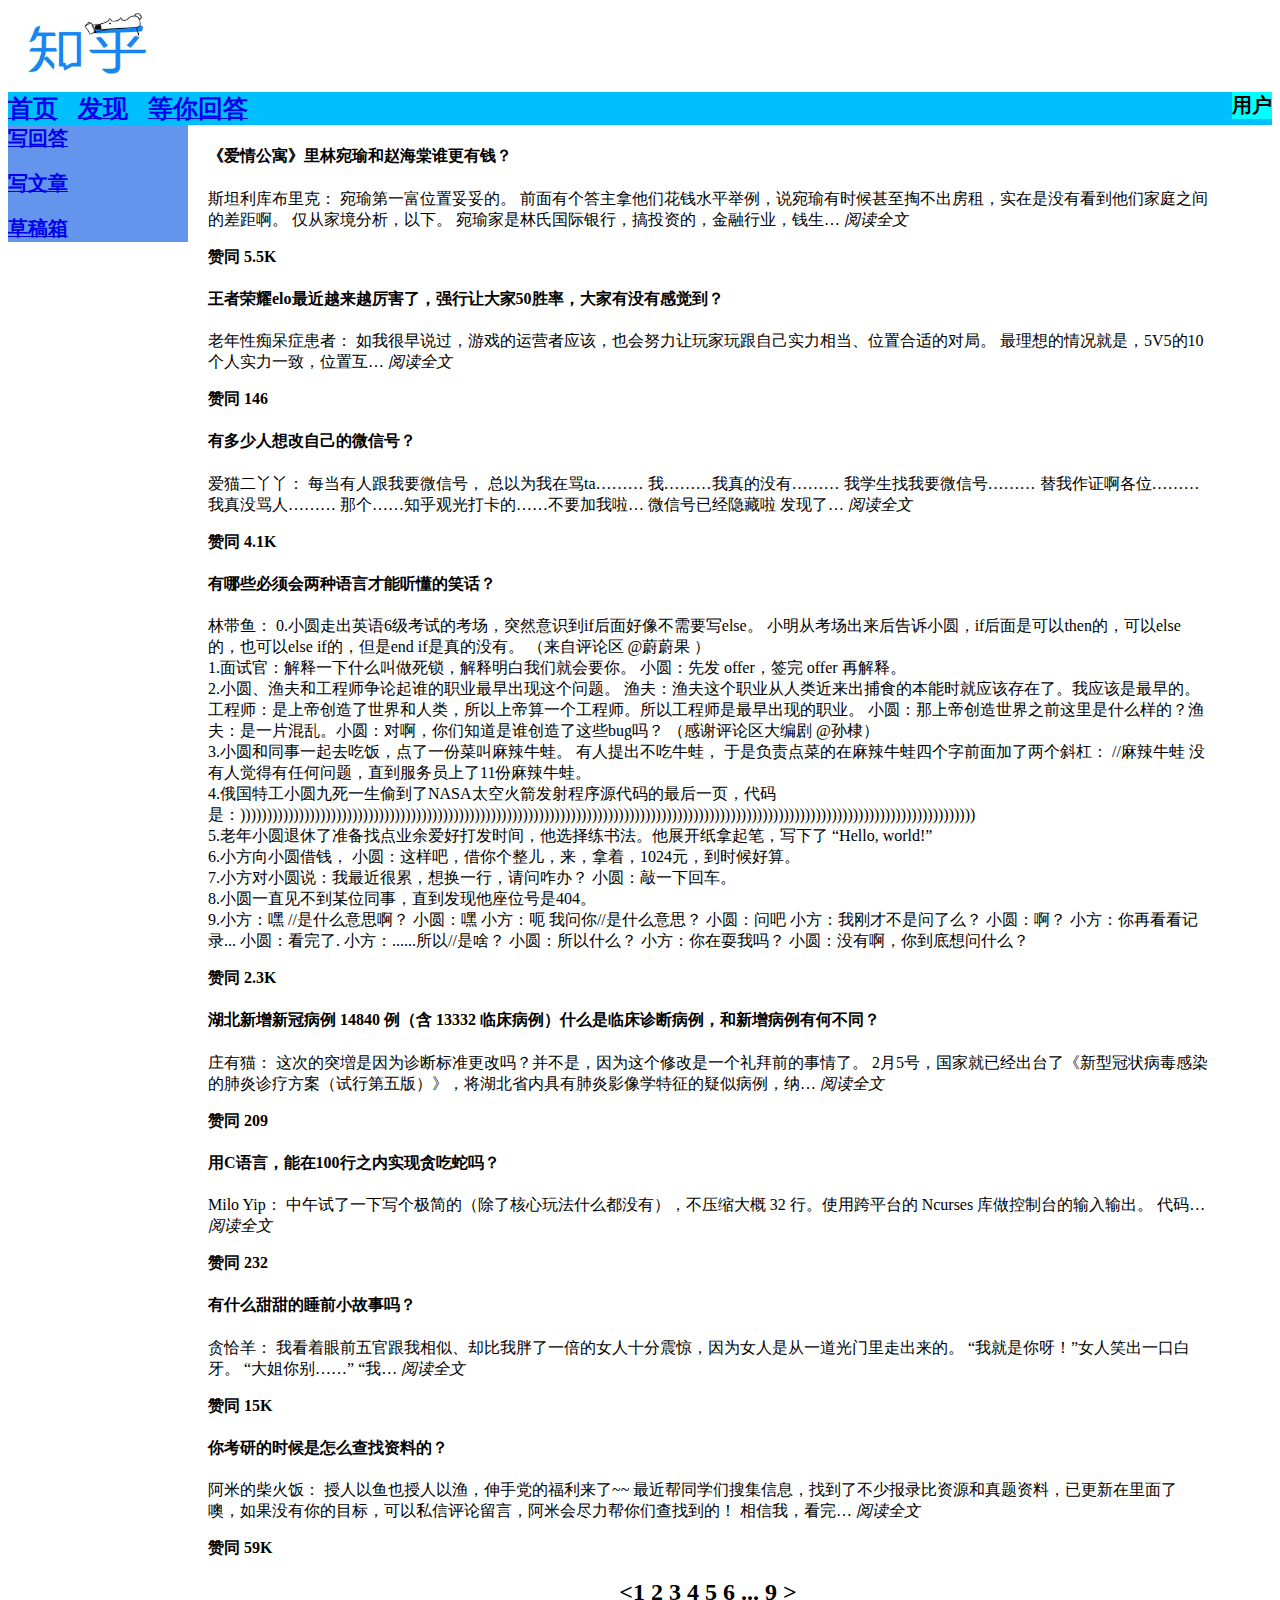
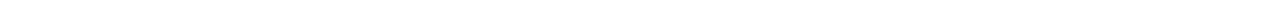
<file: lab1/index.html>
<!DOCTYPE html>
<html lang="en">
<head>
    <meta charset="UTF-8">
    <title>知乎</title>
</head>

<body>
<header>
    <a href="https://www.zhihu.com/">
        <img src="images/zhihu_logo.jpeg" width="150" height="80">
    </a>
</header>
   <div style="float: bottom ;background-color: deepskyblue" >
            <a href="https://www.zhihu.com"><b style="font-size: 25px">首页</b></a>
           &nbsp&nbsp&nbsp
            <a href="https://www.zhihu.com"><b style="font-size: 25px">发现</b></a>
           &nbsp&nbsp&nbsp
           <a href="https://www.zhihu.com"><b style="font-size: 25px">等你回答</b></a>
           &nbsp&nbsp&nbsp&nbsp&nbsp&nbsp&nbsp&nbsp&nbsp&nbsp&nbsp&nbsp&nbsp&nbsp&nbsp&nbsp&nbsp&nbsp&nbsp&nbsp&nbsp&nbsp&nbsp&nbsp&nbsp&nbsp&nbsp&nbsp&nbsp&nbsp&nbsp&nbsp&nbsp&nbsp&nbsp&nbsp&nbsp&nbsp&nbsp&nbsp&nbsp&nbsp&nbsp&nbsp&nbsp&nbsp&nbsp&nbsp&nbsp&nbsp&nbsp&nbsp&nbsp&nbsp&nbsp&nbsp&nbsp&nbsp&nbsp&nbsp&nbsp&nbsp&nbsp&nbsp&nbsp&nbsp&nbsp&nbsp
           <strong style="font-size:20px ; float:right ;background-color: aqua">用户</strong>
       </div>
<div style="width: 1200px">
   <aside style="float: left ; width:180px ;background-color: cornflowerblue">
       <a href="https://www.zhihu.com/creator/featured-question/knowledge-plan"><b style="font-size:20px">写回答</b></a><br><br>
       <a href="https://www.zhihu.com/write"><b style="font-size:20px">写文章</b></a><br><br>
       <a href="https://www.zhihu.com/draft?type=answer"><b style="font-size:20px">草稿箱</b></a>
   </aside>
<article  style="float: right;width: 1000px">
    <h4>《爱情公寓》里林宛瑜和赵海棠谁更有钱？</h4>
    <p>斯坦利库布里克： 宛瑜第一富位置妥妥的。 前面有个答主拿他们花钱水平举例，说宛瑜有时候甚至掏不出房租，实在是没有看到他们家庭之间的差距啊。 仅从家境分析，以下。 宛瑜家是林氏国际银行，搞投资的，金融行业，钱生…
        <em>阅读全文</em></p>​
    <strong>​赞同 5.5K</strong>

    <h4>王者荣耀elo最近越来越厉害了，强行让大家50胜率，大家有没有感觉到？</h4>
    <p>老年性痴呆症患者： 如我很早说过，游戏的运营者应该，也会努力让玩家玩跟自己实力相当、位置合适的对局。 最理想的情况就是，5V5的10个人实力一致，位置互…
        <em>阅读全文</em></p>​
    ​<strong>赞同 146</strong>​
    ​
    <h4>有多少人想改自己的微信号？</h4>
    <p>爱猫二丫丫： 每当有人跟我要微信号， 总以为我在骂ta……… 我………我真的没有……… 我学生找我要微信号……… 替我作证啊各位………我真没骂人……… 那个……知乎观光打卡的……不要加我啦… 微信号已经隐藏啦 发现了…
        <em>阅读全文</em></p>​
    ​<strong>赞同 4.1K​</strong>

    <h4>有哪些必须会两种语言才能听懂的笑话？</h4>
    <p>林带鱼：
    0.小圆走出英语6级考试的考场，突然意识到if后面好像不需要写else。
    小明从考场出来后告诉小圆，if后面是可以then的，可以else的，也可以else if的，但是end if是真的没有。
    （来自评论区 @蔚蔚果 ）<br>
    1.面试官：解释一下什么叫做死锁，解释明白我们就会要你。
    小圆：先发 offer，签完 offer 再解释。<br>
    2.小圆、渔夫和工程师争论起谁的职业最早出现这个问题。
    渔夫：渔夫这个职业从人类近来出捕食的本能时就应该存在了。我应该是最早的。
    工程师：是上帝创造了世界和人类，所以上帝算一个工程师。所以工程师是最早出现的职业。
    小圆：那上帝创造世界之前这里是什么样的？渔夫：是一片混乱。小圆：对啊，你们知道是谁创造了这些bug吗？
    （感谢评论区大编剧 @孙棣）<br>
    3.小圆和同事一起去吃饭，点了一份菜叫麻辣牛蛙。
    有人提出不吃牛蛙，
    于是负责点菜的在麻辣牛蛙四个字前面加了两个斜杠：
    //麻辣牛蛙
    没有人觉得有任何问题，直到服务员上了11份麻辣牛蛙。<br>
    4.俄国特工小圆九死一生偷到了NASA太空火箭发射程序源代码的最后一页，代码是：))))))))))))))))))))))))))))))))))))))))))))))))))))))))))))))))))))))))))))))))))))))))))))))))))))))))))))))))))))))))))))))))))))))))))<br>
    5.老年小圆退休了准备找点业余爱好打发时间，他选择练书法。他展开纸拿起笔，写下了
    “Hello, world!”<br>
    6.小方向小圆借钱，
    小圆：这样吧，借你个整儿，来，拿着，1024元，到时候好算。<br>
    7.小方对小圆说：我最近很累，想换一行，请问咋办？
    小圆：敲一下回车。<br>
    8.小圆一直见不到某位同事，直到发现他座位号是404。<br>
    9.小方：嘿 //是什么意思啊？
    小圆：嘿
    小方：呃 我问你//是什么意思？
    小圆：问吧
    小方：我刚才不是问了么？
    小圆：啊？
    小方：你再看看记录...
    小圆：看完了.
    小方：......所以//是啥？
    小圆：所以什么？
    小方：你在耍我吗？
    小圆：没有啊，你到底想问什么？<br>
    </p>
        ​<strong>赞同 2.3K</strong>​
        <h4>湖北新增新冠病例 14840 例（含 13332 临床病例）什么是临床诊断病例，和新增病例有何不同？</h4>
    <p>庄有猫： 这次的突増是因为诊断标准更改吗？并不是，因为这个修改是一个礼拜前的事情了。 2月5号，国家就已经出台了《新型冠状病毒感染的肺炎诊疗方案（试行第五版）》，将湖北省内具有肺炎影像学特征的疑似病例，纳…
        <em>阅读全文</em></p>​
        ​<strong>赞同 209​</strong>


    <h4>用C语言，能在100行之内实现贪吃蛇吗？</h4>
    <p>Milo Yip： 中午试了一下写个极简的（除了核心玩法什么都没有），不压缩大概 32 行。使用跨平台的 Ncurses 库做控制台的输入输出。 代码…
        <em>阅读全文</em></p>​
        ​<strong>赞同 232</strong>

        <h4>有什么甜甜的睡前小故事吗？</h4>
    <p>贪恰羊： 我看着眼前五官跟我相似、却比我胖了一倍的女人十分震惊，因为女人是从一道光门里走出来的。 “我就是你呀！”女人笑出一口白牙。 “大姐你别……” “我…
        <em>阅读全文</em></p>​
        <strong>​赞同 15K</strong>

        <h4>你考研的时候是怎么查找资料的？</h4>
    <p>阿米的柴火饭： 授人以鱼也授人以渔，伸手党的福利来了~~ 最近帮同学们搜集信息，找到了不少报录比资源和真题资料，已更新在里面了噢，如果没有你的目标，可以私信评论留言，阿米会尽力帮你们查找到的！ 相信我，看完…
        <em>阅读全文​</em></p>
        ​<strong>赞同 59K</strong>
    <footer><h2 style="text-align: center"><1 2 3 4 5 6 ... 9 ></h2></footer>
</article>
</div></body>
</html>
</file>
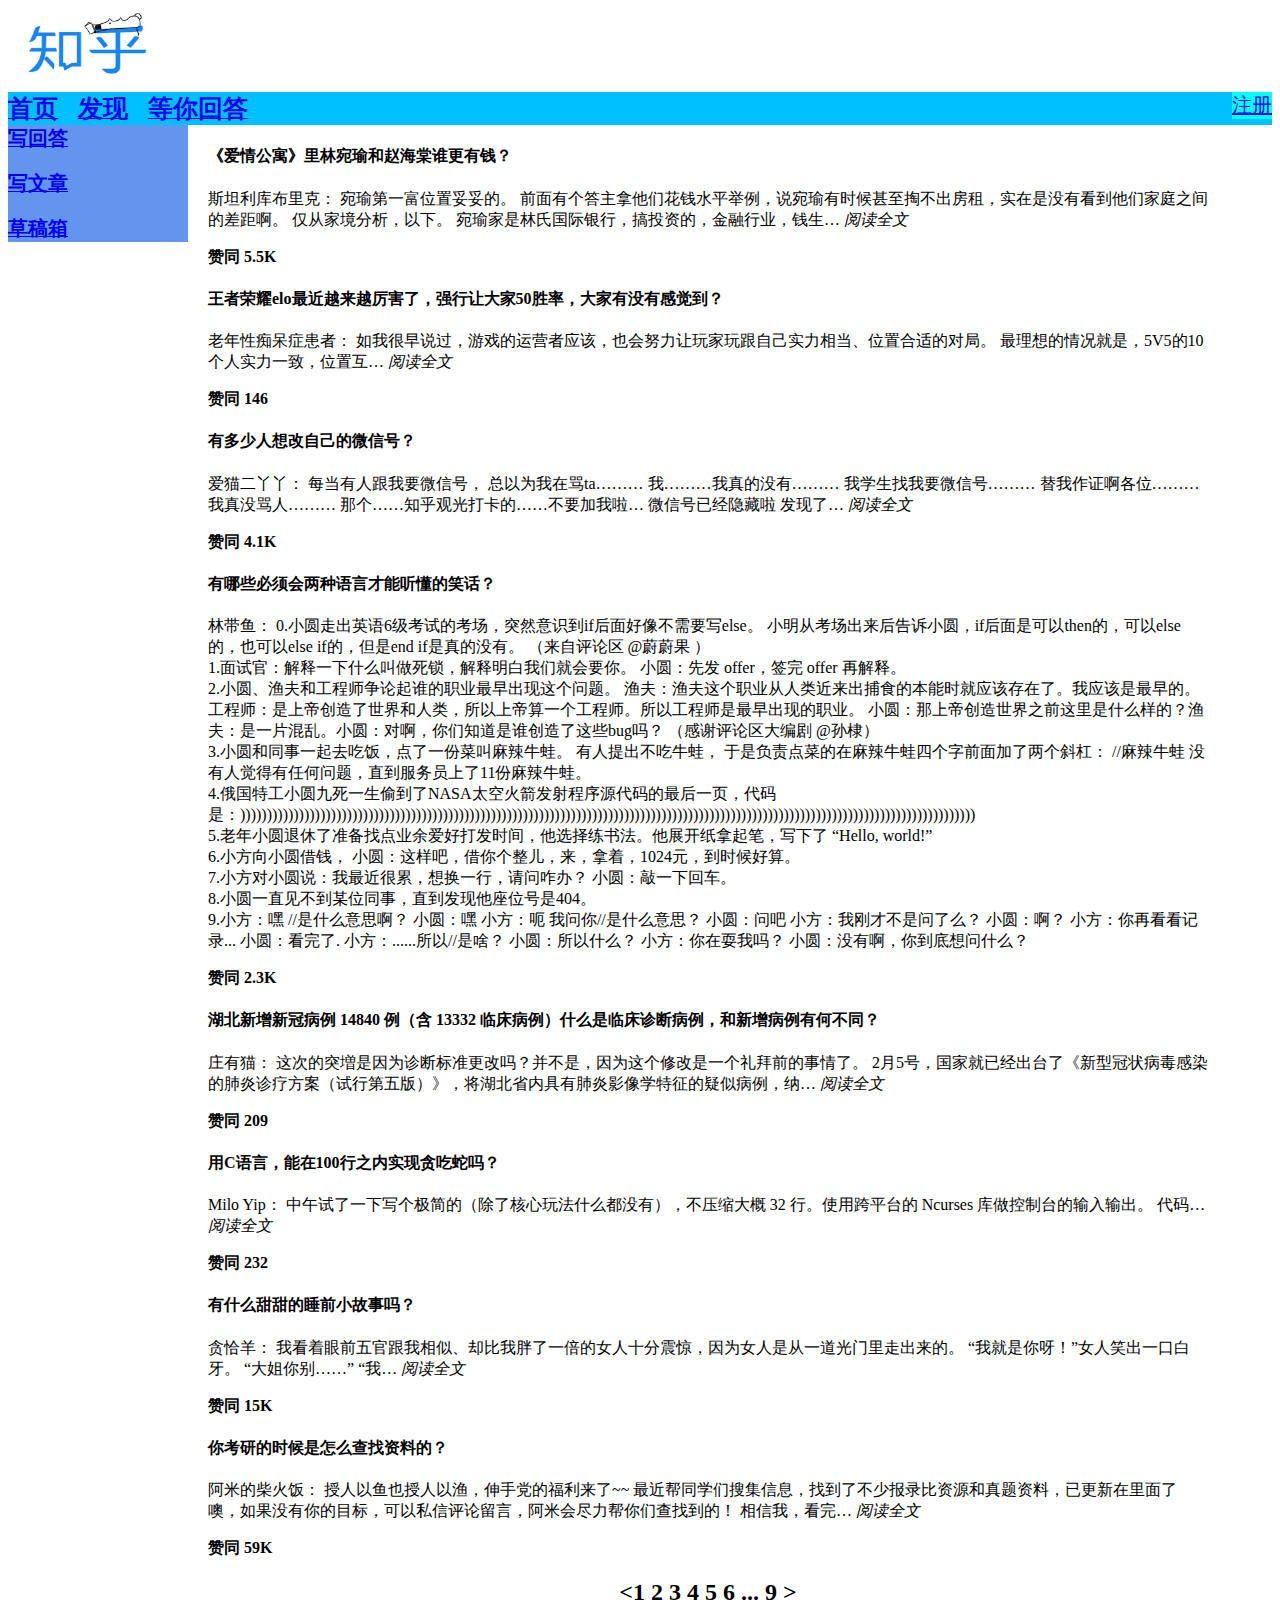
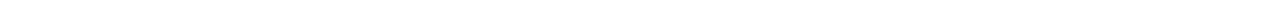
<file: lab2/index.html>
<!DOCTYPE html>
<html lang="en">
<head>
    <meta charset="UTF-8">
    <title>知乎</title>
</head>

<body>
<header>
    <a href="https://www.zhihu.com/">
        <img src="images/zhihu_logo.jpeg" width="150" height="80">
    </a>
</header>
   <div style="float: bottom ;background-color: deepskyblue" >
            <a href="https://www.zhihu.com"><b style="font-size: 25px">首页</b></a>
           &nbsp&nbsp&nbsp
            <a href="https://www.zhihu.com"><b style="font-size: 25px">发现</b></a>
           &nbsp&nbsp&nbsp
           <a href="https://www.zhihu.com"><b style="font-size: 25px">等你回答</b></a>
           &nbsp&nbsp&nbsp&nbsp&nbsp&nbsp&nbsp&nbsp&nbsp&nbsp&nbsp&nbsp&nbsp&nbsp&nbsp&nbsp&nbsp&nbsp&nbsp&nbsp&nbsp&nbsp&nbsp&nbsp&nbsp&nbsp&nbsp&nbsp&nbsp&nbsp&nbsp&nbsp&nbsp&nbsp&nbsp&nbsp&nbsp&nbsp&nbsp&nbsp&nbsp&nbsp&nbsp&nbsp&nbsp&nbsp&nbsp&nbsp&nbsp&nbsp&nbsp&nbsp&nbsp&nbsp&nbsp&nbsp&nbsp&nbsp&nbsp&nbsp&nbsp&nbsp&nbsp&nbsp&nbsp&nbsp&nbsp&nbsp
           <a href="Register.html" style="font-size:20px ; float:right ;background-color: aqua">注册</a>
       </div>
<div style="width: 1200px">
   <aside style="float: left ; width:180px ;background-color: cornflowerblue">
       <a href="https://www.zhihu.com/creator/featured-question/knowledge-plan"><b style="font-size:20px">写回答</b></a><br><br>
       <a href="https://www.zhihu.com/write"><b style="font-size:20px">写文章</b></a><br><br>
       <a href="https://www.zhihu.com/draft?type=answer"><b style="font-size:20px">草稿箱</b></a>
   </aside>
<article  style="float: right;width: 1000px">
    <h4>《爱情公寓》里林宛瑜和赵海棠谁更有钱？</h4>
    <p>斯坦利库布里克： 宛瑜第一富位置妥妥的。 前面有个答主拿他们花钱水平举例，说宛瑜有时候甚至掏不出房租，实在是没有看到他们家庭之间的差距啊。 仅从家境分析，以下。 宛瑜家是林氏国际银行，搞投资的，金融行业，钱生…
        <em>阅读全文</em></p>​
    <strong>​赞同 5.5K</strong>

    <h4>王者荣耀elo最近越来越厉害了，强行让大家50胜率，大家有没有感觉到？</h4>
    <p>老年性痴呆症患者： 如我很早说过，游戏的运营者应该，也会努力让玩家玩跟自己实力相当、位置合适的对局。 最理想的情况就是，5V5的10个人实力一致，位置互…
        <em>阅读全文</em></p>​
    ​<strong>赞同 146</strong>​
    ​
    <h4>有多少人想改自己的微信号？</h4>
    <p>爱猫二丫丫： 每当有人跟我要微信号， 总以为我在骂ta……… 我………我真的没有……… 我学生找我要微信号……… 替我作证啊各位………我真没骂人……… 那个……知乎观光打卡的……不要加我啦… 微信号已经隐藏啦 发现了…
        <em>阅读全文</em></p>​
    ​<strong>赞同 4.1K​</strong>

    <h4>有哪些必须会两种语言才能听懂的笑话？</h4>
    <p>林带鱼：
    0.小圆走出英语6级考试的考场，突然意识到if后面好像不需要写else。
    小明从考场出来后告诉小圆，if后面是可以then的，可以else的，也可以else if的，但是end if是真的没有。
    （来自评论区 @蔚蔚果 ）<br>
    1.面试官：解释一下什么叫做死锁，解释明白我们就会要你。
    小圆：先发 offer，签完 offer 再解释。<br>
    2.小圆、渔夫和工程师争论起谁的职业最早出现这个问题。
    渔夫：渔夫这个职业从人类近来出捕食的本能时就应该存在了。我应该是最早的。
    工程师：是上帝创造了世界和人类，所以上帝算一个工程师。所以工程师是最早出现的职业。
    小圆：那上帝创造世界之前这里是什么样的？渔夫：是一片混乱。小圆：对啊，你们知道是谁创造了这些bug吗？
    （感谢评论区大编剧 @孙棣）<br>
    3.小圆和同事一起去吃饭，点了一份菜叫麻辣牛蛙。
    有人提出不吃牛蛙，
    于是负责点菜的在麻辣牛蛙四个字前面加了两个斜杠：
    //麻辣牛蛙
    没有人觉得有任何问题，直到服务员上了11份麻辣牛蛙。<br>
    4.俄国特工小圆九死一生偷到了NASA太空火箭发射程序源代码的最后一页，代码是：))))))))))))))))))))))))))))))))))))))))))))))))))))))))))))))))))))))))))))))))))))))))))))))))))))))))))))))))))))))))))))))))))))))))))<br>
    5.老年小圆退休了准备找点业余爱好打发时间，他选择练书法。他展开纸拿起笔，写下了
    “Hello, world!”<br>
    6.小方向小圆借钱，
    小圆：这样吧，借你个整儿，来，拿着，1024元，到时候好算。<br>
    7.小方对小圆说：我最近很累，想换一行，请问咋办？
    小圆：敲一下回车。<br>
    8.小圆一直见不到某位同事，直到发现他座位号是404。<br>
    9.小方：嘿 //是什么意思啊？
    小圆：嘿
    小方：呃 我问你//是什么意思？
    小圆：问吧
    小方：我刚才不是问了么？
    小圆：啊？
    小方：你再看看记录...
    小圆：看完了.
    小方：......所以//是啥？
    小圆：所以什么？
    小方：你在耍我吗？
    小圆：没有啊，你到底想问什么？<br>
    </p>
        ​<strong>赞同 2.3K</strong>​
        <h4>湖北新增新冠病例 14840 例（含 13332 临床病例）什么是临床诊断病例，和新增病例有何不同？</h4>
    <p>庄有猫： 这次的突増是因为诊断标准更改吗？并不是，因为这个修改是一个礼拜前的事情了。 2月5号，国家就已经出台了《新型冠状病毒感染的肺炎诊疗方案（试行第五版）》，将湖北省内具有肺炎影像学特征的疑似病例，纳…
        <em>阅读全文</em></p>​
        ​<strong>赞同 209​</strong>


    <h4>用C语言，能在100行之内实现贪吃蛇吗？</h4>
    <p>Milo Yip： 中午试了一下写个极简的（除了核心玩法什么都没有），不压缩大概 32 行。使用跨平台的 Ncurses 库做控制台的输入输出。 代码…
        <em>阅读全文</em></p>​
        ​<strong>赞同 232</strong>

        <h4>有什么甜甜的睡前小故事吗？</h4>
    <p>贪恰羊： 我看着眼前五官跟我相似、却比我胖了一倍的女人十分震惊，因为女人是从一道光门里走出来的。 “我就是你呀！”女人笑出一口白牙。 “大姐你别……” “我…
        <em>阅读全文</em></p>​
        <strong>​赞同 15K</strong>

        <h4>你考研的时候是怎么查找资料的？</h4>
    <p>阿米的柴火饭： 授人以鱼也授人以渔，伸手党的福利来了~~ 最近帮同学们搜集信息，找到了不少报录比资源和真题资料，已更新在里面了噢，如果没有你的目标，可以私信评论留言，阿米会尽力帮你们查找到的！ 相信我，看完…
        <em>阅读全文​</em></p>
        ​<strong>赞同 59K</strong>
    <footer><h2 style="text-align: center"><1 2 3 4 5 6 ... 9 ></h2></footer>
</article>
</div></body>
</html>
</file>
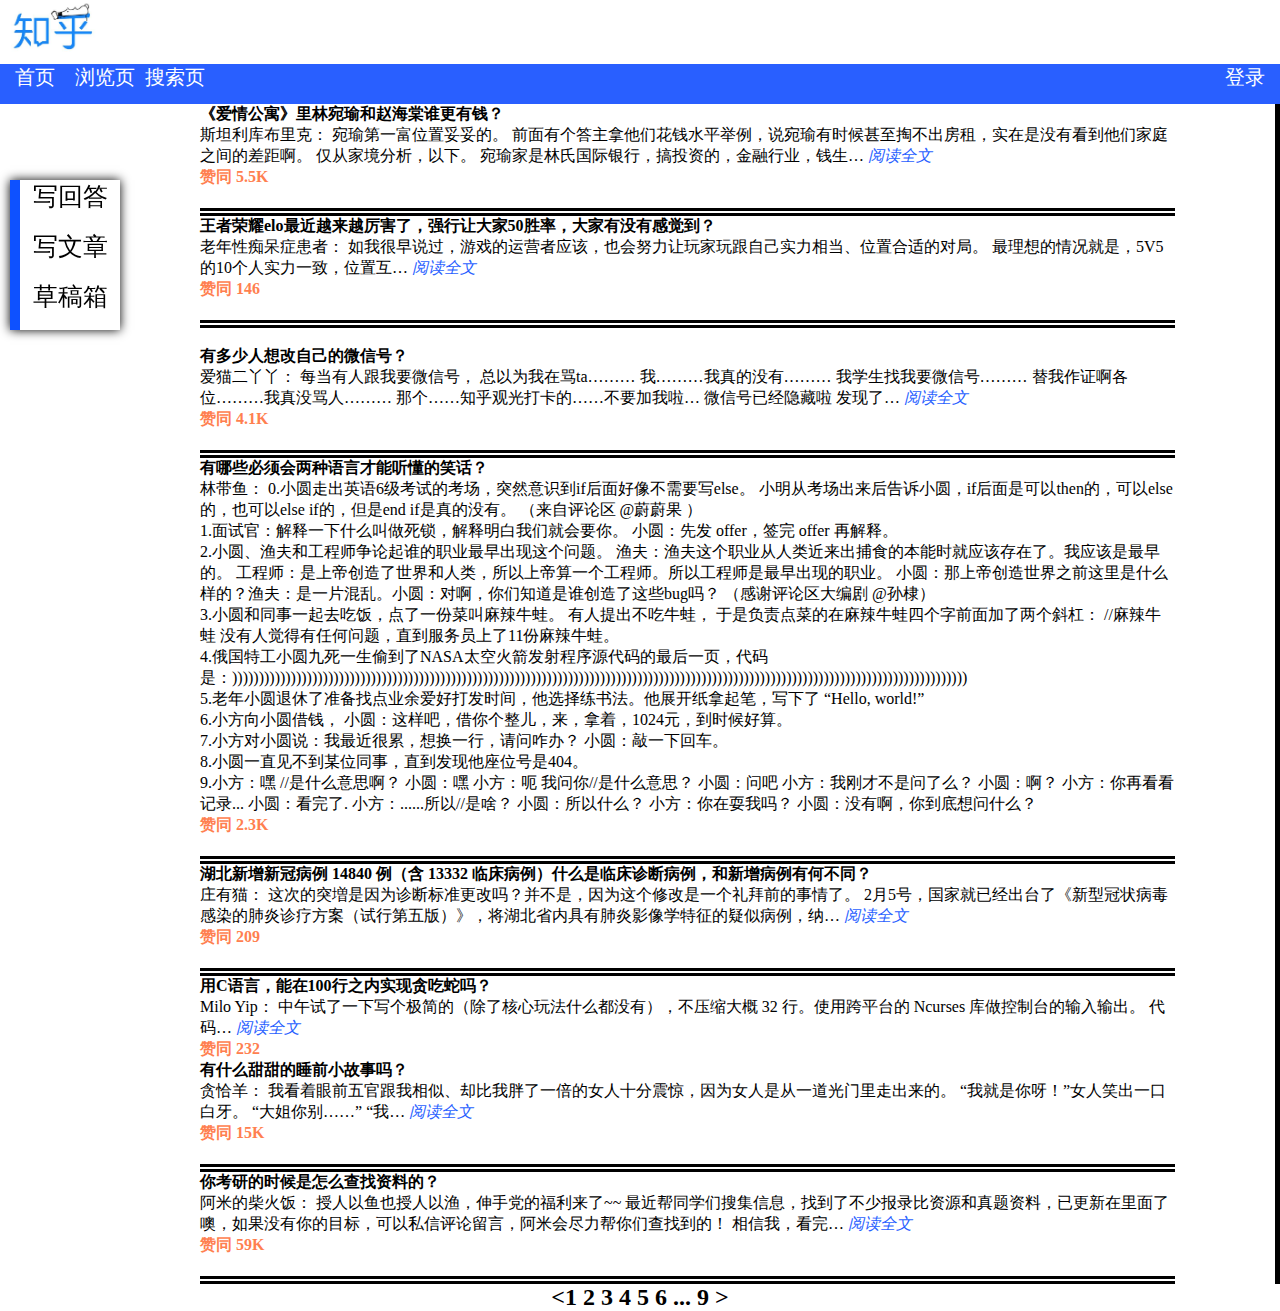
<file: lab3/index.html>
<!DOCTYPE html>
<html lang="en">
<head>
    <meta charset="UTF-8">
    <title>知乎</title>
    <link href="css/reset.css" rel="stylesheet" type="text/css">
    <link href="css/index.css" rel="stylesheet" type="text/css">
</head>

<body>
<header>
    <a href="https://www.zhihu.com/">
        <img src="images/zhihu_logo.jpeg">
    </a>
    <ul class="header">
        <li><a href="https://www.zhihu.com">首页</a></li>
        <li><a href="https://www.zhihu.com">浏览页</a></li>
        <li><a href="https://www.zhihu.com">搜索页</a></li>
        <li style="float: right"><a href="Register.html">登录</a></li>
    </ul>
</header>
<div class="left" style="z-index: 9999;">
    <ul>
        <li>
            <a href="https://www.zhihu.com/creator/featured-question/knowledge-plan">写回答</a>
        </li>
        <li>
            <a href="https://www.zhihu.com/write">写文章</a>
        </li>
        <li>

            <a href="https://www.zhihu.com/draft?type=answer">草稿箱</a>
        </li>
    </ul>

</div>
<ul class="content">
    <li>
        <h4>《爱情公寓》里林宛瑜和赵海棠谁更有钱？</h4>
        <p>斯坦利库布里克： 宛瑜第一富位置妥妥的。 前面有个答主拿他们花钱水平举例，说宛瑜有时候甚至掏不出房租，实在是没有看到他们家庭之间的差距啊。 仅从家境分析，以下。
            宛瑜家是林氏国际银行，搞投资的，金融行业，钱生…
            <em>阅读全文</em></p>​
        <strong>​赞同 5.5K</strong>
    </li>
    <li>
        <h4>王者荣耀elo最近越来越厉害了，强行让大家50胜率，大家有没有感觉到？</h4>
        <p>老年性痴呆症患者： 如我很早说过，游戏的运营者应该，也会努力让玩家玩跟自己实力相当、位置合适的对局。 最理想的情况就是，5V5的10个人实力一致，位置互…
            <em>阅读全文</em></p>​
        ​<strong>赞同 146</strong>​
    </li>
    <li> ​
        <h4>有多少人想改自己的微信号？</h4>
        <p>爱猫二丫丫： 每当有人跟我要微信号， 总以为我在骂ta……… 我………我真的没有……… 我学生找我要微信号……… 替我作证啊各位………我真没骂人……… 那个……知乎观光打卡的……不要加我啦…
            微信号已经隐藏啦 发现了…
            <em>阅读全文</em></p>​
        ​<strong>赞同 4.1K​</strong>
    </li>
    <li>
        <h4>有哪些必须会两种语言才能听懂的笑话？</h4>
        <p>林带鱼：
            0.小圆走出英语6级考试的考场，突然意识到if后面好像不需要写else。
            小明从考场出来后告诉小圆，if后面是可以then的，可以else的，也可以else if的，但是end if是真的没有。
            （来自评论区 @蔚蔚果 ）<br>
            1.面试官：解释一下什么叫做死锁，解释明白我们就会要你。
            小圆：先发 offer，签完 offer 再解释。<br>
            2.小圆、渔夫和工程师争论起谁的职业最早出现这个问题。
            渔夫：渔夫这个职业从人类近来出捕食的本能时就应该存在了。我应该是最早的。
            工程师：是上帝创造了世界和人类，所以上帝算一个工程师。所以工程师是最早出现的职业。
            小圆：那上帝创造世界之前这里是什么样的？渔夫：是一片混乱。小圆：对啊，你们知道是谁创造了这些bug吗？
            （感谢评论区大编剧 @孙棣）<br>
            3.小圆和同事一起去吃饭，点了一份菜叫麻辣牛蛙。
            有人提出不吃牛蛙，
            于是负责点菜的在麻辣牛蛙四个字前面加了两个斜杠：
            //麻辣牛蛙
            没有人觉得有任何问题，直到服务员上了11份麻辣牛蛙。<br>
            4.俄国特工小圆九死一生偷到了NASA太空火箭发射程序源代码的最后一页，代码是：))))))))))))))))))))))))))))))))))))))))))))))))))))))))))))))))))))))))))))))))))))))))))))))))))))))))))))))))))))))))))))))))))))))))))<br>
            5.老年小圆退休了准备找点业余爱好打发时间，他选择练书法。他展开纸拿起笔，写下了
            “Hello, world!”<br>
            6.小方向小圆借钱，
            小圆：这样吧，借你个整儿，来，拿着，1024元，到时候好算。<br>
            7.小方对小圆说：我最近很累，想换一行，请问咋办？
            小圆：敲一下回车。<br>
            8.小圆一直见不到某位同事，直到发现他座位号是404。<br>
            9.小方：嘿 //是什么意思啊？
            小圆：嘿
            小方：呃 我问你//是什么意思？
            小圆：问吧
            小方：我刚才不是问了么？
            小圆：啊？
            小方：你再看看记录...
            小圆：看完了.
            小方：......所以//是啥？
            小圆：所以什么？
            小方：你在耍我吗？
            小圆：没有啊，你到底想问什么？<br>
        </p>
        ​<strong>赞同 2.3K</strong>​
    </li>
    <li>
        <h4>湖北新增新冠病例 14840 例（含 13332 临床病例）什么是临床诊断病例，和新增病例有何不同？</h4>
        <p>庄有猫： 这次的突増是因为诊断标准更改吗？并不是，因为这个修改是一个礼拜前的事情了。
            2月5号，国家就已经出台了《新型冠状病毒感染的肺炎诊疗方案（试行第五版）》，将湖北省内具有肺炎影像学特征的疑似病例，纳…
            <em>阅读全文</em></p>​
        ​<strong>赞同 209​</strong>
    </li>
    <li>
        <h4>用C语言，能在100行之内实现贪吃蛇吗？</h4>
        <p>Milo Yip： 中午试了一下写个极简的（除了核心玩法什么都没有），不压缩大概 32 行。使用跨平台的 Ncurses 库做控制台的输入输出。 代码…
            <em>阅读全文</em></p>​
        ​<strong>赞同 232</strong>

        <h4>有什么甜甜的睡前小故事吗？</h4>
        <p>贪恰羊： 我看着眼前五官跟我相似、却比我胖了一倍的女人十分震惊，因为女人是从一道光门里走出来的。 “我就是你呀！”女人笑出一口白牙。 “大姐你别……” “我…
            <em>阅读全文</em></p>​
        <strong>​赞同 15K</strong>
    </li>
    <li>
        <h4>你考研的时候是怎么查找资料的？</h4>
        <p>阿米的柴火饭： 授人以鱼也授人以渔，伸手党的福利来了~~ 最近帮同学们搜集信息，找到了不少报录比资源和真题资料，已更新在里面了噢，如果没有你的目标，可以私信评论留言，阿米会尽力帮你们查找到的！
            相信我，看完…
            <em>阅读全文​</em></p>
        ​<strong>赞同 59K</strong>
    </li>
</ul>
<footer><h2 ><1 2 3 4 5 6 ... 9 ></h2></footer>
</div>
</body>
</html>
</file>
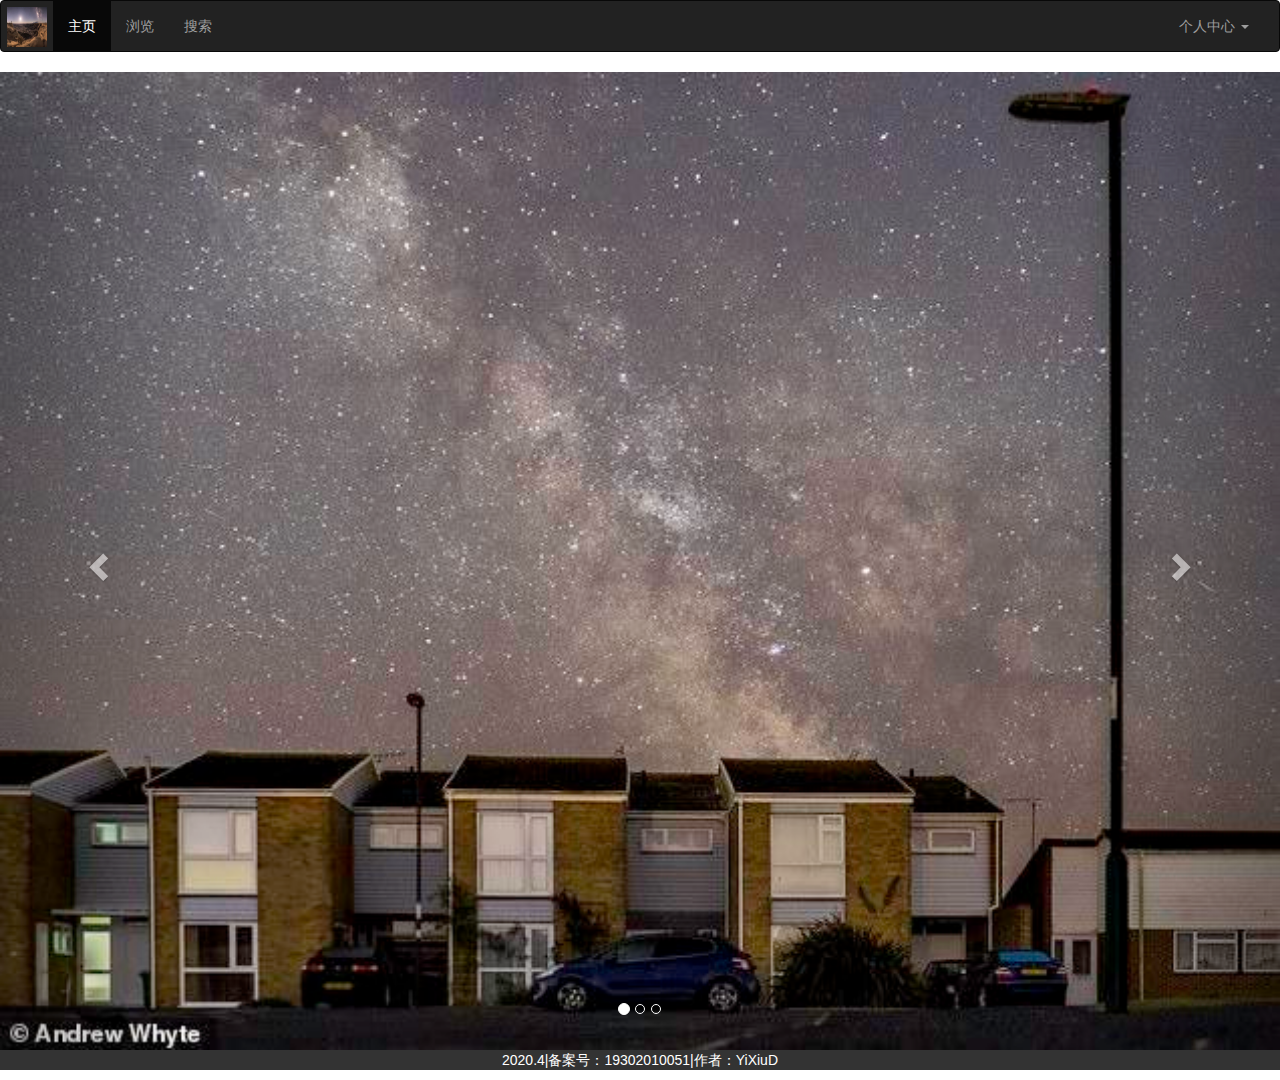
<file: lab4/index.html>
<!DOCTYPE html>
<html lang="en">
<head>
    <meta charset="UTF-8">
    <meta name="viewport" content="width=device-width, initial-scale=1.0">
    <link href="bootstrap-3.3.7-dist/css/bootstrap.css" rel="stylesheet">
    <link href="index.css" rel="stylesheet">
    <script src="https://apps.bdimg.com/libs/jquery/2.1.4/jquery.min.js"></script>
    <script src="bootstrap-3.3.7-dist/js/bootstrap.min.js"></script>
    <title>Index</title>
</head>
<body>

<nav class="navbar navbar-inverse">
    <div class="container-fluid">
        <!-- Brand and toggle get grouped for better mobile display -->
        <div class="navbar-header">
            <button type="button" class="navbar-toggle collapsed" data-toggle="collapse" data-target="#bs-example-navbar-collapse-1" aria-expanded="false">
                <span class="sr-only">Toggle navigation</span>
                <span class="icon-bar"></span>
                <span class="icon-bar"></span>
                <span class="icon-bar"></span>
            </button>
            <a class="navbar-brand" href="#"><img alt="Brand" src="images/1.jpg" width="40px" height="40px"></a>
        </div>
        <div class="collapse navbar-collapse" id="bs-example-navbar-collapse-1">
            <ul class="nav navbar-nav">
                <li class="active"><a href="index.html">主页 <span class="sr-only">(current)</span></a></li>
                <li><a href="src/html/browse.html">浏览</a></li>
                <li><a href="src/html/search.html">搜索</a></li>
            </ul>
            <ul class="nav navbar-nav nav-pills navbar-right">
                <li role="presentation" class="dropdown">
                    <a class="dropdown-toggle" data-toggle="dropdown" href="#" role="button" aria-haspopup="true" aria-expanded="true">个人中心 <span class="caret"></span></a>
                    <ul class="dropdown-menu">
                        <li><a href="src/html/upload.html"><i class="fa fa-upload"></i>上传</a></li>
                        <li><a href="src/html/myUpload.html"><i class="fa fa-photo"></i>我的照片</a></li>
                        <li><a href="src/html/favorite.html"><i class="fa fa-heart"></i>我的收藏</a></li>
                        <li><a href="src/html/login.html"><i class="fa fa-sign-in"></i>登录页面</a></li>
                    </ul>
                </li>
            </ul>
        </div>
    </div>
</nav>


<div id="carousel-example-generic" class="carousel slide" data-ride="carousel">
    <ol class="carousel-indicators">
        <li data-target="#carousel-example-generic" data-slide-to="0" class="active"></li>
        <li data-target="#carousel-example-generic" data-slide-to="1"></li>
        <li data-target="#carousel-example-generic" data-slide-to="2"></li>
    </ol>

    <div class="carousel-inner" role="listbox">
        <div class="item active">
            <img src="images/2.jpg" width="100%" alt="...">
            <div class="carousel-caption">

            </div>
        </div>
        <div class="item">
            <img src="images/3.jpg" width="100%" alt="...">
            <div class="carousel-caption">
                Sea Scene
            </div>
        </div>
        <div class="item">
            <img src="images/4.jpg" width="100%" alt="...">
            <div class="carousel-caption">
                Sky Scene
            </div>
        </div>
    </div>

    <a class="left carousel-control" href="#carousel-example-generic" role="button" data-slide="prev">
        <span class="glyphicon glyphicon-chevron-left" aria-hidden="true"></span>
        <span class="sr-only">Previous</span>
    </a>
    <a class="right carousel-control" href="#carousel-example-generic" role="button" data-slide="next">
        <span class="glyphicon glyphicon-chevron-right" aria-hidden="true"></span>
        <span class="sr-only">Next</span>
    </a>
</div>

<footer><p>
    2020.4|备案号：19302010051|作者：YiXiuD</p>
</footer>

</body>
</html>
</file>
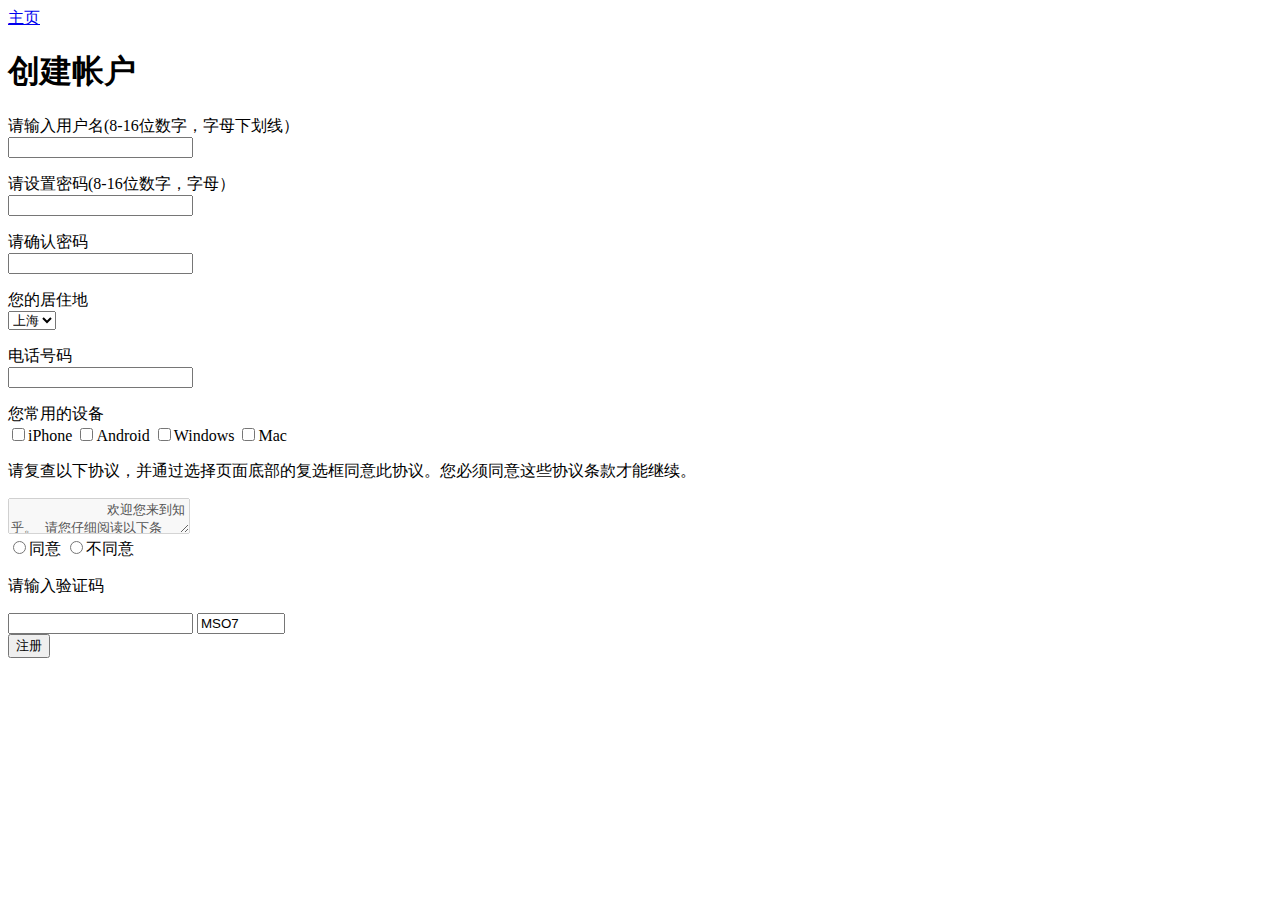
<file: lab2/Register.html>
<!DOCTYPE html>
<html>
<head>
    <meta charset="utf8">
    <title>Register</title>
    <script language="javascript" type="text/javascript">
        var code; //在全局 定义验证码
        function createCode() {
            code = "";
            var codeLength = 4;//验证码的长度
            var checkCode = document.getElementById("checkCode");
            var selectChar = new Array(0, 1, 2, 3, 4, 5, 6, 7, 8, 9,'A','B','C','D','E','F','G','H','I','J','K','L','M','N','O','P','Q','R','S','T','U','V','W','X','Y','Z');//所有候选组成验证码的字符，当然也可以用中文的

            for (var i = 0; i < codeLength; i++) {
                var charIndex = Math.floor(Math.random() * 36);
                code += selectChar[charIndex];
            }
            //alert(code);
            if (checkCode) {
                checkCode.className = "code";
                checkCode.value = code;
            }
        }

        function validate() {
            var inputCode = document.getElementById("input1").value;
            if (inputCode.length <= 0) {
                alert("请输入验证码！");
            } else if (inputCode != code) {
                alert("验证码输入错误！");
                createCode();//刷新验证码
            }
        }
        function validate1() {
            var pw1 = document.getElementById("pw1").value;
            var pw2 = document.getElementById("pw2").value;
            if(pw1 !=pw2){
                alert("两次密码不同");
            }
        }
    </script>
</head>
<body onload="createCode()">
<header>
    <a href="index.html">主页</a>
</header>
<h1>创建帐户</h1>
<section>
    <form action="#" method="POST">
        <p>
            请输入用户名(8-16位数字，字母下划线）<br>
            <input type="username" name="username" pattern="^[\w]{8,16}$" required>
        </p>
        <p>
            请设置密码(8-16位数字，字母）<br>
            <input type="password" name="password" id="pw1" pattern="^[a-zA-Z0-9]{8,}$">
        </p>
        <p>
            请确认密码<br>
            <input type="password" name="password" id="pw2" >
        </p>
        <p>
            您的居住地<br>
            <select name="area">
                <option value="PeKing">北京</option>
                <option value="ShangHai" selected="selected">上海</option>
                <option value="WuHan">武汉</option>
                <option value="HangZhou">杭州</option>
                <option value="Other">其他</option>
            </select>
        </p>
        <p>
            电话号码<br>
            <input type="callNumber" name="callNumber" pattern="^1[0-9]{10}$" require>
        </p>
        <p>
            您常用的设备<br>
            <input type="checkbox" name="iPhone" value="iPhone">iPhone
            <input type="checkbox" name="Android" value="Android">Android
            <input type="checkbox" name="Windows" value="Windows">Windows
            <input type="checkbox" name="Mac" value="Mac">Mac
        </p>
        <p>
            请复查以下协议，并通过选择页面底部的复选框同意此协议。您必须同意这些协议条款才能继续。
        </p>
        <textarea disabled="true">
            欢迎您来到知乎。 请您仔细阅读以下条款，如果您对本协议的任何条款表示异议，您可以选择不进⼊知乎。当您注册成功，⽆论是进⼊知乎，还是在知乎上发布任何内容（即「内 容」），均意味着您（即「⽤户」）完全接受本协议项下的全部条款。 使⽤规则 ⽤户注册成功后，知乎将给予每个⽤户⼀个⽤户帐号及相应的密码，该⽤户帐号和密码由⽤户负责保管；⽤户应当对以其⽤户帐号进⾏的所有活动和事件负法律责 任。⽤户须对在知乎的注册信息的真实性、合法性、有效性承担全部责任，⽤户不得冒充他⼈；不得利⽤他⼈的名义发布任何信息；不得恶意使⽤注册帐号导致其他⽤ 户误认；否则知乎有权⽴即停⽌提供服务，收回其帐号并由⽤户独⾃承担由此⽽产⽣的⼀切法律责任。 ⽤户直接或通过各类⽅式（如 RSS 源和站外 API 引⽤等）间接使⽤知乎服务和数据的⾏为，都将被视作已⽆条件接受本协议全部内容；若⽤户对本协议的任何
条款存在异议，请停⽌使⽤知乎所提供的全部服务。 知乎是⼀个信息分享、传播及获取的平台，⽤户通过知乎发表的信息为公开的信息，其他第三⽅均可以通过知乎获取⽤户发表的信息，⽤户对任何信息的发表即认 可该信息为公开的信息，并单独对此⾏为承担法律责任；任何⽤户不愿被其他第三⼈获知的信息都不应该在知乎上进⾏发表。 ⽤户承诺不得以任何⽅式利⽤知乎直接或间接从事违反中国法律以及社会公德的⾏为，知乎有权对违反上述承诺的内容予以删除。 ⽤户不得利⽤知乎服务制作、上载、复制、发布、传播或者转载如下内容： 反对宪法所确定的基本原则的； 危害国家安全，泄露国家秘密，颠覆国家政权，破坏国家统⼀的； 损害国家荣誉和利益的； 煽动⺠族仇恨、⺠族歧视，破坏⺠族团结的； 侮辱、滥⽤英烈形象，否定英烈事迹，美化粉饰侵略战争⾏为的； 破坏国家宗教政策，宣扬邪教和封建迷信的； 散布谣⾔，扰乱社会秩序，破坏社会稳定的； 散布淫秽、⾊情、赌博、暴⼒、凶杀、恐怖或者教唆犯罪的； 侮辱或者诽谤他⼈，侵害他⼈合法权益的； 含有法律、⾏政法规禁⽌的其他内容的信息。 所有⽤户同意遵守知乎社区管理规定（试⾏）和知乎视频服务协议（试⾏）。
机构⽤户同意遵守知乎机构号服务协议，以及知乎机构号使⽤规范（试⾏）。 知乎有权对⽤户使⽤知乎的情况进⾏审查和监督，如⽤户在使⽤知乎时违反任何上述规定，知乎或其授权的⼈有权要求⽤户改正或直接采取⼀切必要的措施（包括 但不限于更改或删除⽤户张贴的内容、暂停或终⽌⽤户使⽤知乎的权利）以减轻⽤户不当⾏为造成的影响。
        </textarea>
        <br>
        <input type="radio" value="agree" name="agree" required>同意
        <input type="radio" value="disagree" name="agree">不同意
        <p>请输入验证码<br></p>
        <input type="text" id="input1" />
        <input type="text" onclick="createCode()" readonly="readonly" id="checkCode" class="unchanged" style="width: 80px" /><br />
            <input id = "Button1" onclick="validate();validate1();" type="submit" value="注册" name="continue">
        </p>
    </form>
</section>
</body>
</html>
</file>
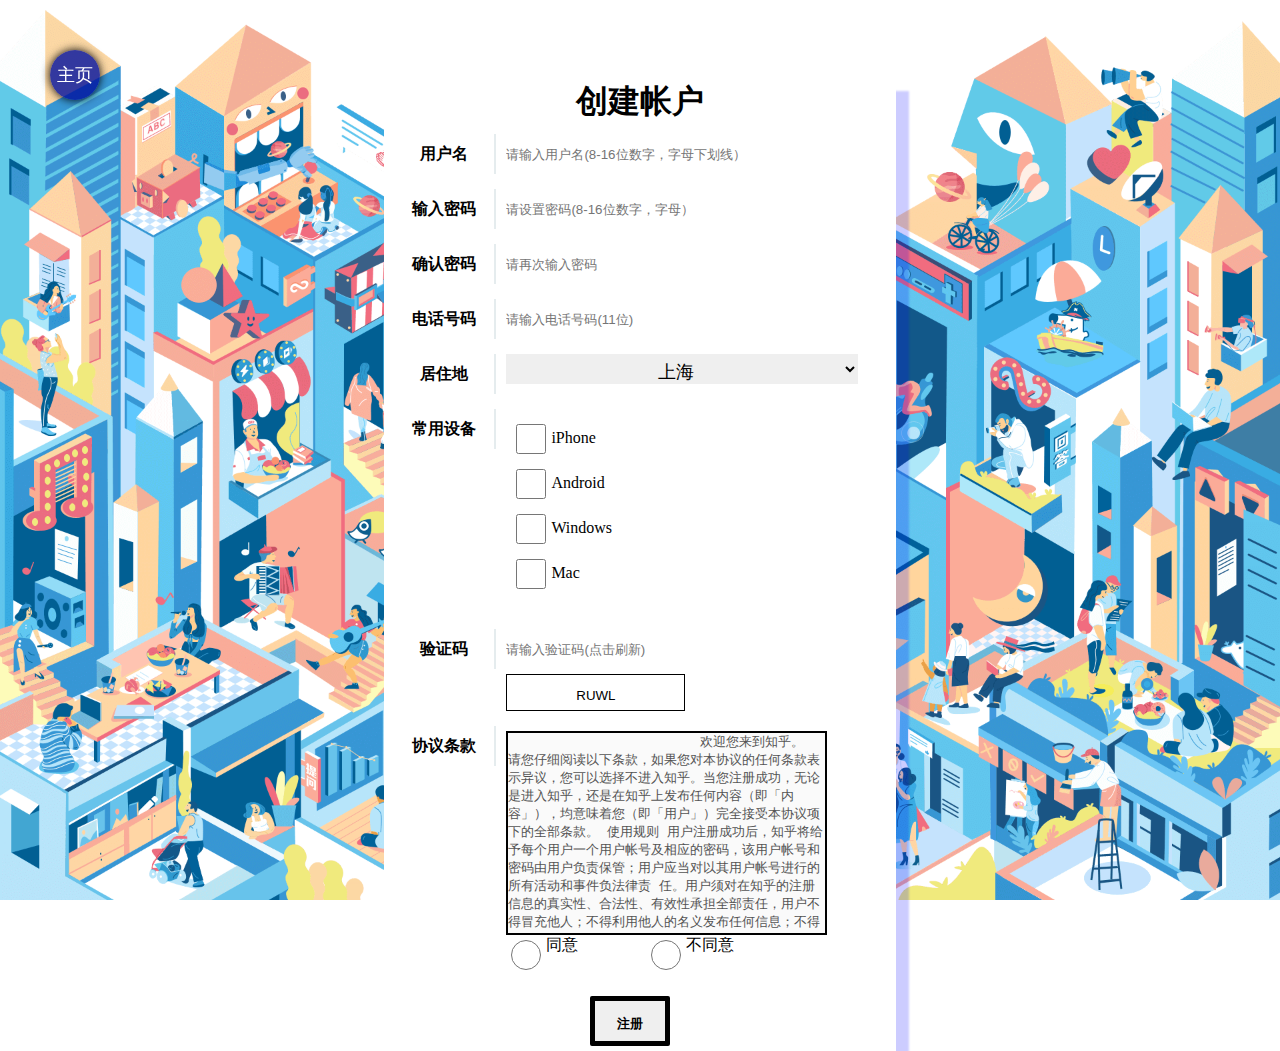
<file: lab3/Register.html>
<!DOCTYPE html>
<html>
<head>
    <meta charset="utf8">
    <title>Register</title>
    <link href="css/reset.css" rel="stylesheet" type="text/css">
    <link href="css/register.css" rel="stylesheet" type="text/css">
    <script language="javascript" type="text/javascript">
        var code; //在全局 定义验证码
        function createCode() {
            code = "";
            var codeLength = 4;//验证码的长度
            var checkCode = document.getElementById("checkCode");
            var selectChar = new Array(0, 1, 2, 3, 4, 5, 6, 7, 8, 9, 'A', 'B', 'C', 'D', 'E', 'F', 'G', 'H', 'I', 'J', 'K', 'L', 'M', 'N', 'O', 'P', 'Q', 'R', 'S', 'T', 'U', 'V', 'W', 'X', 'Y', 'Z');//所有候选组成验证码的字符，当然也可以用中文的

            for (var i = 0; i < codeLength; i++) {
                var charIndex = Math.floor(Math.random() * 36);
                code += selectChar[charIndex];
            }
            //alert(code);
            if (checkCode) {
                checkCode.className = "code";
                checkCode.value = code;
            }
        }

        function validate() {
            var inputCode = document.getElementById("input1").value;
            if (inputCode.length <= 0) {
                alert("请输入验证码！");
            } else if (inputCode != code) {
                alert("验证码输入错误！");
                createCode();//刷新验证码
            }
        }

        function validate1() {
            var pw1 = document.getElementById("pw1").value;
            var pw2 = document.getElementById("pw2").value;
            if (pw1 != pw2) {
                alert("两次密码不同");
            }
        }
    </script>
</head>
<body background="images/backg.png" onload="createCode()">
<header>
    <button>
        <a href="index.html">主页</a>
    </button>
</header>
<div class="content">
    <h1>创建帐户</h1>
    <form action="#" method="POST">
        <ul>
            <li><p>用户名</p>
                <input name="username" pattern="^[\w]{8,16}$" placeholder="请输入用户名(8-16位数字，字母下划线）" required
                       type="username">
            </li>
            <li><p>输入密码</p>
                <input id="pw1" name="password" pattern="^[a-zA-Z0-9]{8,}$" placeholder="请设置密码(8-16位数字，字母）"
                       type="password">
            </li>
            <li><p>确认密码</p>
                <input id="pw2" name="password" placeholder="请再次输入密码" type="password">
            </li>
            <li><p>电话号码</p>
                <input name="callNumber" pattern="^1[0-9]{10}$" placeholder="请输入电话号码(11位)" require type="callNumber">
            </li>
            <li><p>居住地</p>
                <select name="area">
                    <option value="PeKing">北京</option>
                    <option selected="selected" value="ShangHai">上海</option>
                    <option value="WuHan">武汉</option>
                    <option value="HangZhou">杭州</option>
                    <option value="Other">其他</option>
                </select>
            </li>
            <li>
                <p>常用设备</p>
                <ul class="checkbox">
                    <li><input name="iPhone" type="checkbox" value="iPhone">
                        <h>iPhone</h>
                    </li>
                    <li><input name="Android" type="checkbox" value="Android">
                        <h>Android</h>
                    </li>
                    <li><input name="Windows" type="checkbox" value="Windows">
                        <h>Windows</h>
                    </li>
                    <li><input name="Mac" type="checkbox" value="Mac">
                        <h>Mac</h>
                    </li>
                </ul>
            </li>
            <li>
                <p>验证码</p>
                <input id="input1" placeholder="请输入验证码(点击刷新)" type="text"/>
                <input class="unchanged" id="checkCode" onclick="createCode()" readonly="readonly" type="text"/>
            </li>
            <li>
                <p>协议条款</p>
                <div class="textbox">
                                <textarea disabled="true">
                        欢迎您来到知乎。 请您仔细阅读以下条款，如果您对本协议的任何条款表示异议，您可以选择不进⼊知乎。当您注册成功，⽆论是进⼊知乎，还是在知乎上发布任何内容（即「内 容」），均意味着您（即「⽤户」）完全接受本协议项下的全部条款。 使⽤规则 ⽤户注册成功后，知乎将给予每个⽤户⼀个⽤户帐号及相应的密码，该⽤户帐号和密码由⽤户负责保管；⽤户应当对以其⽤户帐号进⾏的所有活动和事件负法律责 任。⽤户须对在知乎的注册信息的真实性、合法性、有效性承担全部责任，⽤户不得冒充他⼈；不得利⽤他⼈的名义发布任何信息；不得恶意使⽤注册帐号导致其他⽤ 户误认；否则知乎有权⽴即停⽌提供服务，收回其帐号并由⽤户独⾃承担由此⽽产⽣的⼀切法律责任。 ⽤户直接或通过各类⽅式（如 RSS 源和站外 API 引⽤等）间接使⽤知乎服务和数据的⾏为，都将被视作已⽆条件接受本协议全部内容；若⽤户对本协议的任何
            条款存在异议，请停⽌使⽤知乎所提供的全部服务。 知乎是⼀个信息分享、传播及获取的平台，⽤户通过知乎发表的信息为公开的信息，其他第三⽅均可以通过知乎获取⽤户发表的信息，⽤户对任何信息的发表即认 可该信息为公开的信息，并单独对此⾏为承担法律责任；任何⽤户不愿被其他第三⼈获知的信息都不应该在知乎上进⾏发表。 ⽤户承诺不得以任何⽅式利⽤知乎直接或间接从事违反中国法律以及社会公德的⾏为，知乎有权对违反上述承诺的内容予以删除。 ⽤户不得利⽤知乎服务制作、上载、复制、发布、传播或者转载如下内容： 反对宪法所确定的基本原则的； 危害国家安全，泄露国家秘密，颠覆国家政权，破坏国家统⼀的； 损害国家荣誉和利益的； 煽动⺠族仇恨、⺠族歧视，破坏⺠族团结的； 侮辱、滥⽤英烈形象，否定英烈事迹，美化粉饰侵略战争⾏为的； 破坏国家宗教政策，宣扬邪教和封建迷信的； 散布谣⾔，扰乱社会秩序，破坏社会稳定的； 散布淫秽、⾊情、赌博、暴⼒、凶杀、恐怖或者教唆犯罪的； 侮辱或者诽谤他⼈，侵害他⼈合法权益的； 含有法律、⾏政法规禁⽌的其他内容的信息。 所有⽤户同意遵守知乎社区管理规定（试⾏）和知乎视频服务协议（试⾏）。
            机构⽤户同意遵守知乎机构号服务协议，以及知乎机构号使⽤规范（试⾏）。 知乎有权对⽤户使⽤知乎的情况进⾏审查和监督，如⽤户在使⽤知乎时违反任何上述规定，知乎或其授权的⼈有权要求⽤户改正或直接采取⼀切必要的措施（包括 但不限于更改或删除⽤户张贴的内容、暂停或终⽌⽤户使⽤知乎的权利）以减轻⽤户不当⾏为造成的影响。
                    </textarea>
                    <input name="agree" required type="radio" value="agree">
                    <h>同意</h>
                    <input name="agree" type="radio" value="disagree">
                    <h>不同意</h>
                </div>
            </li>
            <li>
                <input id="Button1" name="continue" onclick="validate();validate1();" type="submit" value="注册">
            </li>
        </ul>
    </form>
</div>
</body>
</html>
</file>
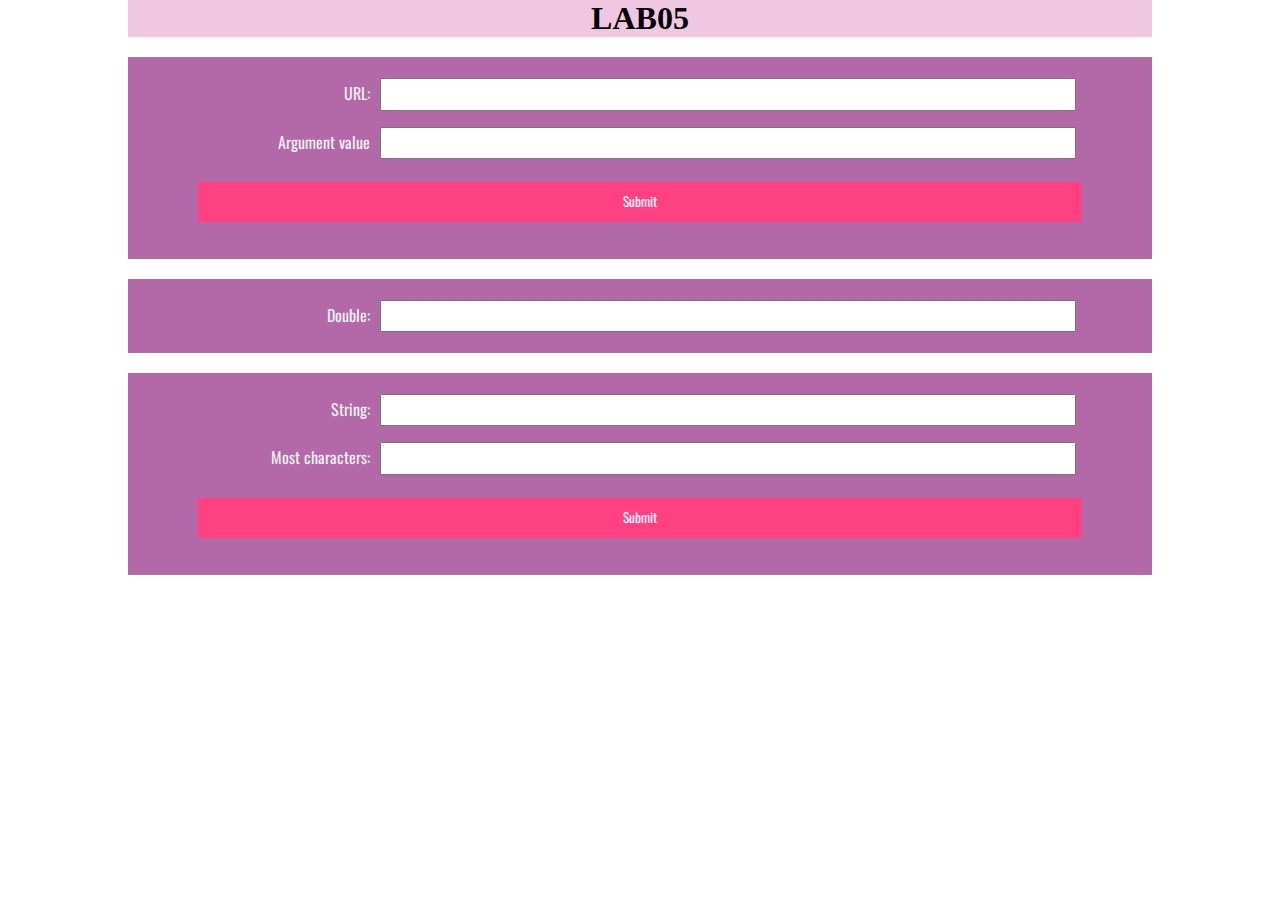
<file: lab5/lab05.html>
<!DOCTYPE html>
<html>
    <head>
        <meta charset="utf-8">
        <meta name="viewport" content="initial-scale=1.0,maximum-scale=1.0,width=device-width">
        <title>Lab05</title>
        <link href="lab05.css" rel="stylesheet">
    </head>
    <body>
        <!--header-->
        <div class="header" >
            <div id="nav">
                <h1>LAB05</h1>
            </div>
        </div>
        <!--form-->
        <form>
            <div class="item">
                <div>
                    <label for="url">URL:</label>
                    <input type="text" id="url"/>
                </div>
                <div>
                    <label for="url-result">Argument value</label>
                    <input type="text" id="url-result"/>
                </div>
                <div>
                    <button type="button" id="url_submit">Submit</button>
                </div>
            </div>
            <div class="item">
                <label for="mul">Double:</label>
                <input type="text" id="mul"/>
            </div>
            <div class="item">
                <div>
                    <label for="most">String:</label>
                    <input type="text" id="most"/>
                </div>
                <div>
                    <label for="most-result">Most characters:</label>
                    <input type="text" id="most-result"/>
                </div>
                <div>
                    <button type="button" id="most_submit">Submit</button>
                </div>
            </div>
        </form>
    </body>
</html>
<script src="lab05.js"></script>
</file>
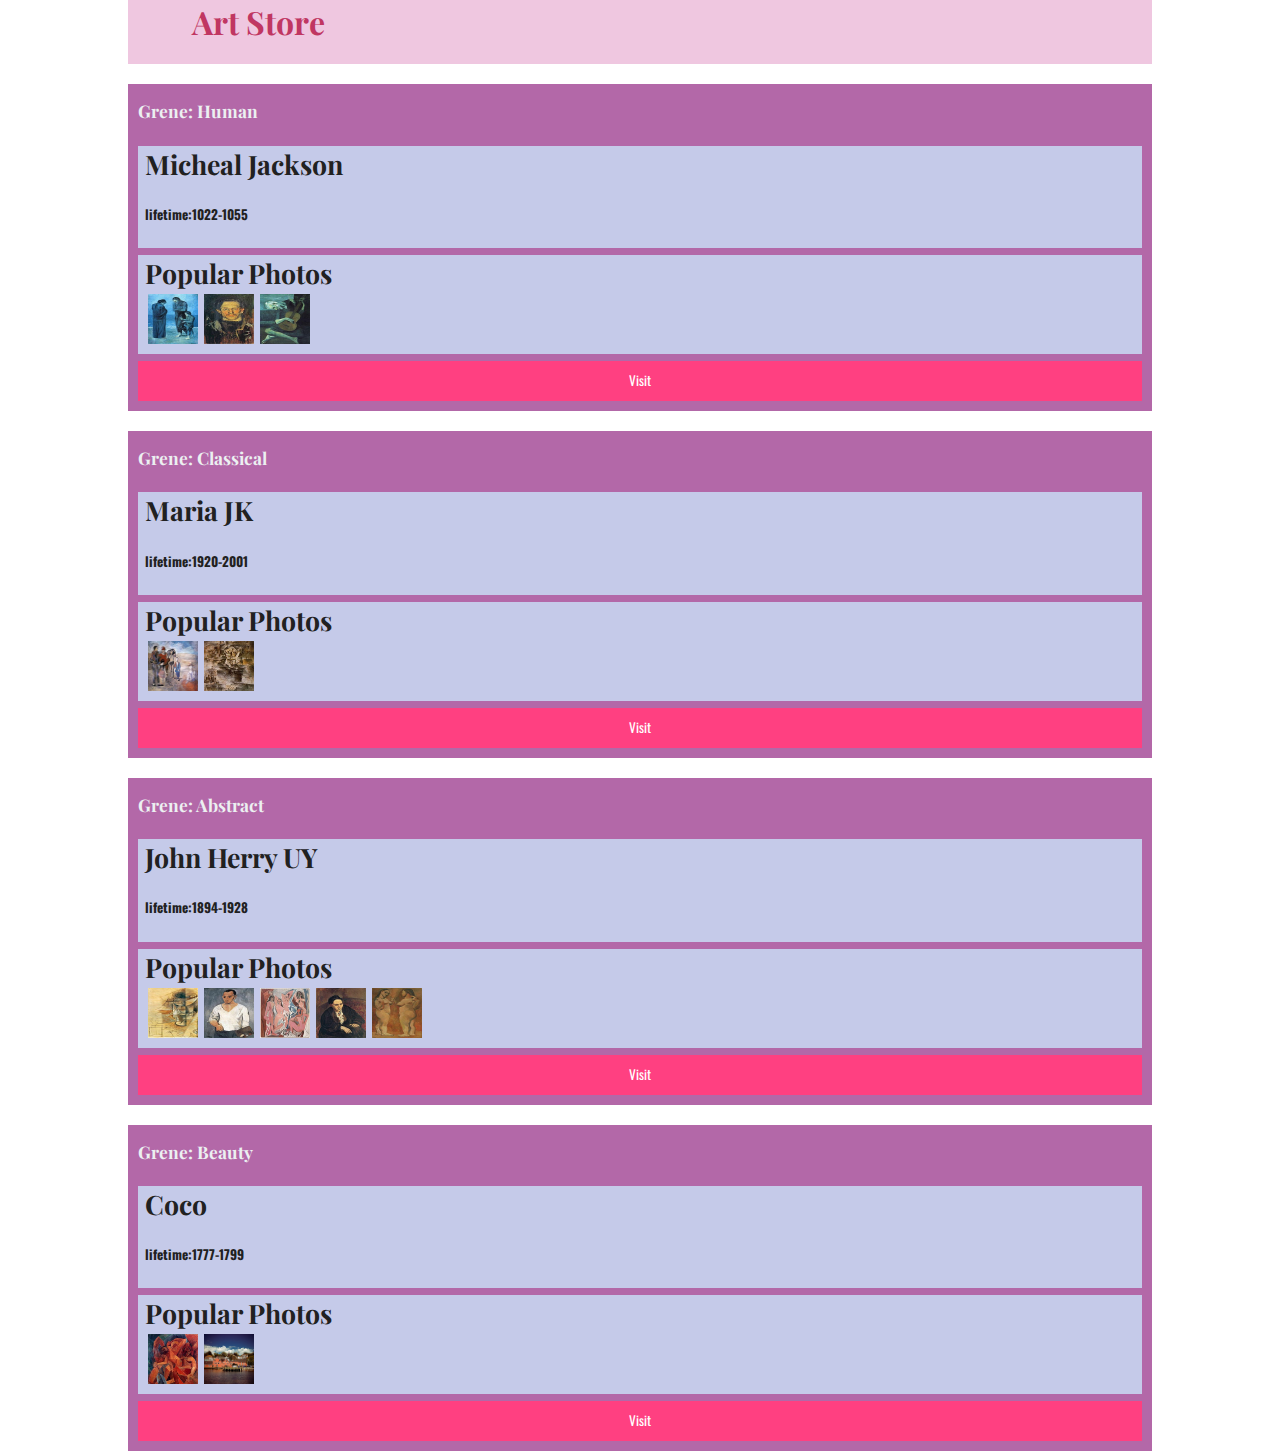
<file: lab7/lab07.html>
<!DOCTYPE html>
<html>
<head>
    <meta charset="utf-8">
    <meta name="viewport" content="initial-scale=1.0,maximum-scale=1.0,width=device-width">
    <title>Lab07</title>
    <link href="lab07.css" rel="stylesheet">
    <script src="lab07.js"></script>
</head>
<body>
<!--header-->
<div class="header" >
    <div id="nav">
        <h1>Art Store</h1>
    </div>
</div>
<!--&lt;!&ndash;hot area&ndash;&gt;-->
<div class="flex-container justify">
<script src="./lab07.js"></script>
</div>
</body>
</html>
</file>
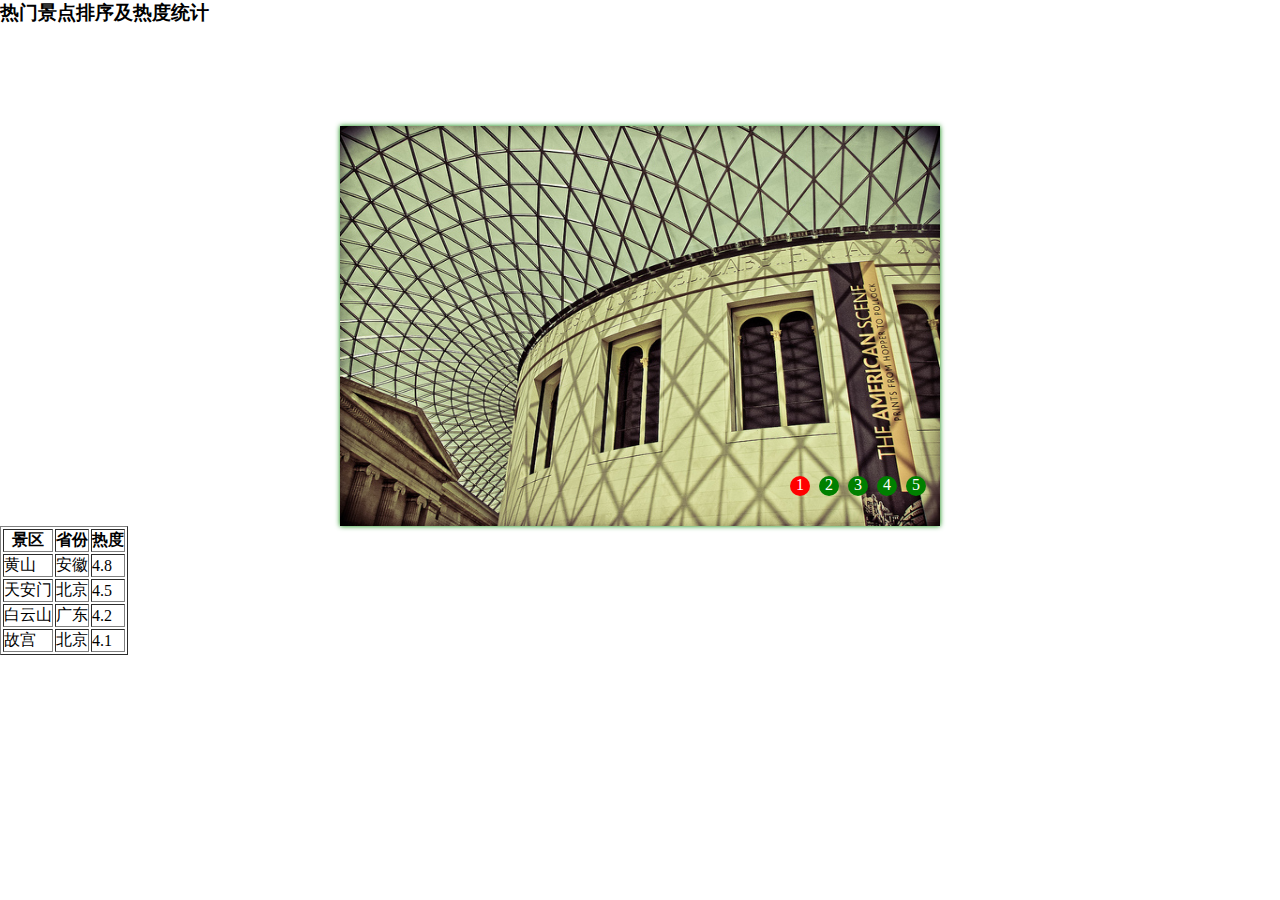
<file: lab8/Lab08.html>
<!DOCTYPE html>
<html>
<head>
    <meta charset="UTF-8">
    <title>Lab08</title>
    <link rel="stylesheet" href="Lab08.css">
</head>
<body>
<h3>热门景点排序及热度统计</h3>
<div id="bd">
    <div class="container">
        <div class="wrap" id="wrap" style="left: -600px;">
            <img src="5.jpg" alt="5">
            <img src="1.jpg" alt="1">
            <img src="2.jpg" alt="2">
            <img src="3.jpg" alt="3">
            <img src="4.jpg" alt="4">
            <img src="5.jpg" alt="5">
            <img src="1.jpg" alt="1">
        </div>
        <div class="buttons">
            <span id="btn1" onclick="jumpTo(1)" class="on">1</span>
            <span id="btn2" onclick="jumpTo(2)" >2</span>
            <span id="btn3" onclick="jumpTo(3)">3</span>
            <span id="btn4" onclick="jumpTo(4)">4</span>
            <span id="btn5" onclick="jumpTo(5)">5</span>
        </div>
        <a href="javascript:" id="prev" class="arrow arrow_left" onclick="press_prev();">&lt;</a>
        <a href="javascript:" id="next" class="arrow arrow_right" onclick="press_next();">&gt;</a>
    </div>
    <table border="1">
        <tr>
            <th>景区</th>
            <th>省份</th>
            <th>热度</th>
        </tr>
        <tr>
            <td>黄山</td>
            <td>安徽</td>
            <td>4.8</td>
        </tr>
        <tr>
            <td>天安门</td>
            <td>北京</td>
            <td>4.5</td>
        </tr>
        <tr>
            <td>白云山</td>
            <td>广东</td>
            <td>4.2</td>
        </tr>
        <tr>
            <td>故宫</td>
            <td>北京</td>
            <td>4.1</td>
        </tr>
    </table>
</div>
<script type="text/javascript" src="jquery-3.3.1.min.js"></script>
<script src="Lab08.js"></script>
</body>
</html>
</file>
<file: lab3/css/index.css>
header a img{
    height: 60px;
    float: bottom;
}
ul.header{
    float: bottom;
    height:40px;
    padding: 0 0;
    background-color: #295fff;
}
ul.header li{
    float: left;
    height: 40px;
    width: 70px;
    overflow: hidden;
}
ul.header li a{
    display: block;
    min-width: 100%;
    min-height: 100%;
    font-style: normal;
    font-size: 20px;
    text-align: center;
    color: white;
    text-decoration-line: none;
}
ul.header li a:hover{
    color: black;
    background-color: #a700b3;
}
/*导航栏*/



/*左侧悬窗*/
div.left{
    position: fixed;
    top:180px;
    left:10px;

}
div.left ul{
    position: absolute;
    box-shadow: 0 0 10px #000;
}
div.left ul li{
    float: top;
    border-left-width: 10px;
    border-left-color: #0e51ff;
    border-left-style:outset;
    width: 100px;
    height: 50px;
}
div.left ul li a{
    min-width: 100%;
    min-height: 100%;
    display: block;
    color: #000000;
    text-align: center;
    font-size: 25px;
    font-style: normal;
}
div.left ul li a:hover{
    background-color: #4d42ff;
}

/*文章主体*/
ul.content{
    padding-left: 200px;
    padding-right: 100px;
    border-right-color:black ;
    border-right-width: 5px ;
    border-right-style: solid;
}
ul.content li{
    float: top;
    padding-bottom: 20px;
    border-bottom-color: black;
    border-bottom-width: 8px;
    border-bottom-style: double;
}
ul.content li p em{
    color: #295fff;
    cursor: pointer;
}
ul.content li strong{
    font-size: medium;
    color: coral;
    top:10px;
    bottom: 10px;
}

/*底部*/
footer{
     text-align: center
}
</file>
<file: lab4/index.css>
.navbar-brand{
    padding: 6px 6px;
}
footer{
    background-color: #333333;
}
.row{
    margin-top: 30px;
    margin-left: 110px;
}
.copyright{
    color: white;
    text-align: center;
}
footer p{
    text-align: center;
    color: white;
}
</file>
<file: lab3/css/register.css>
body{
    background-repeat:no-repeat ;
    background-size:100% 100%;
    background-attachment: fixed
}
body button{
    border-radius: 25px;
    width: 50px;
    height: 50px;
    background: rgba(0,16,158,0.8);
    position: fixed;
    left: 50px;
    top:50px;
    box-shadow: 0 0 10px #000;
}
body button a{
    color: white;
    font-size: 18px;
}
body button:hover{
    background: #0016e6;
    border: white;
    box-shadow: none;
}

/*主页按钮*/

/*中间内容*/
div.content{
    background: white;
    box-shadow: 12px 12px 2px 1px rgba(0, 0, 255, .2);
    margin-top:80px;
    margin-left: 30%;
    width: 40%;
}
div.content h1{
    text-align: center;
}
div.content ul{
    float: top;
    overflow: hidden;
}
div.content ul li{
    float: top;
    clear: both;
    height: auto;
    padding:5px;
    margin-outside: 10px;
    border-end-color: rgba(191,207,212,0.16);
    border-end-style: solid;
    border-end-width: 1px;
}
div.content ul li p{
    font-weight: bold;
    text-align: center;

    clear: left;
    float: left;
    width: 20%;
    height: 30px;
    margin: 5px;
    padding-top: 10px;

    border-right-width: 2px;
    border-right-color: rgba(191,207,212,0.4);
    border-right-style: solid;
}
div.content ul li input {
    height: 30px;
    margin:5px;
    clear: right;
    float: left;
    width: 70%;
    padding-top: 5px;
    text-align: -moz-left;
}
div.content ul li select{
    height: 30px;
    margin: 5px;
    clear: right;
    float: left;
    width: 70%;
    padding-top:5px;
    text-align: center;
    font-size: large;
    font-weight: normal;

}
div.content ul li select option {
    border: hidden;
}

div.content ul li input.unchanged{
    height: 50px;
    width: auto;
    margin: 5px;
    border: black 2px solid;
}

div.content ul li input#checkCode{
    border: black 1px solid;
    text-align: center;
    font-weight: normal;
    width: auto;
}
div.content ul li ul.checkbox{
    height: 200px;
    width: 70%;
    margin: 5px;
    float: left;
    padding-top: 5px;
}
div.content ul li ul.checkbox li input{
    max-height: 30px;
    max-width: 30px;
    float: left;
    clear: left;
}
div.content ul li ul.checkbox li h{
    padding-top: 10px;
    text-align: left;
    height: 30px;
    float: left;
}




div.content ul li div.textbox{
    overflow: hidden;
    height: 250px;
    width: 70%;
    margin: 5px;
    clear: right;
    float: left;
    padding-top: 5px;
}
div.content ul li div.textbox textarea{
    border: 2px solid black;
    width: 90%;
    height: 200px;
    resize:none;
    float: left;
    clear: both;
}
div.content ul li div.textbox input{
    width: 30px;
    height: 30px;
    float: left;
}
div.content ul li div.textbox h{
    width: 100px;
    height: 50px;
    clear: right;
    float: left;
}





#Button1{
    text-align: center;
    font-weight: bold;
    margin-left: 40%;
    width: 80px;
    height: 50px;
    border-radius: 2px;
    border: 5px black solid;
}
</file>
<file: lab5/lab05.css>
@import url(https://fonts.googleapis.com/css?family=Playfair+Display);
@import url(https://fonts.googleapis.com/css?family=Oswald);
html, body, header, footer, hgroup, nav, main, article, section, figure, figcaption, h1, h2, h3, ul, li, body, div, p, img
{
    margin: 0;
    padding: 0;
    font-size: 100%;
    vertical-align: baseline;
    border: 0;
}
body{
    max-width: 80%;
    margin: 0 auto;
    vertical-align: center;
    background-color:white;
    height: 100%;
}


#nav{
    width: 100%;
    height: auto;
    text-align: center;
    font-size: xx-large;
    background-color: rgba(203,71,152, 0.3);
}

.item{
    background-color: RGB(179,104,168);
    color: #ECF0F1;
    margin:0 auto;
    padding:2%;
    width:auto;
    height:auto;
    font-family: 'Oswald', Arial, sans-serif;
    margin-top: 2%;
    text-align: center;
    vertical-align: center;
}
.item div{
    margin-bottom: 1em;
}

.item p {
    width:100%;
    font-size: 12pt;
}

label{
    cursor: pointer;
    display: inline-block;
    padding: 3px 6px;
    text-align: right;
    width: 10em;
    vertical-align: top;
}
input{
    width: 70%;
    height: 2em;
}

button {
    font-family: 'Oswald', Arial, sans-serif;
    background-color: #FF4081;
    color: white;
    padding: 0 7px 2px 7px;
    margin-top: 7px;
    width: 90%;
    height: 3em;
    border: none;
}
button:hover {
    background-color: #FF80AB;
    cursor: pointer;
}
button:active {
    background-color: #F8BBD0;
    cursor: pointer;
}
</file>
<file: lab7/lab07.css>
@import url(https://fonts.googleapis.com/css?family=Playfair+Display);
@import url(https://fonts.googleapis.com/css?family=Oswald);

html, body, header, footer, hgroup, nav, main, article, section, figure, figcaption, h1, h2, h3, ul, li, body, div, p, img
{
    margin: 0;
    padding: 0;
    font-size: 100%;
    vertical-align: baseline;
    border: 0;
}

body{
    width: 80%;
    margin: 0 auto;
    background-color:white;
}
#nav{
    height: 4em;
    background-color: rgba(203,71,152, 0.3);
}

.header h1{
    font-family: 'Playfair Display', serif;
    font-size: 2em;
    padding-left: 2em;
    color:RGB(192,54,98);
}


.justify {
    -webkit-justify-content: space-between;
    -ms-flex-pack: justify;
    justify-content: space-between;
}

.item{
    background-color: RGB(179,104,168);
    color: #ECF0F1;
    margin:0;
    padding:10px;
    width:auto;
    height:auto;
    font-family: 'Oswald', Arial, sans-serif;
    margin-top: 2%;
}


.item p {
    width:100%;
    font-size: 12pt;
}

.item h3 {
    font-family: 'Playfair Display', serif;
    font-size: 20pt;
}

.item h4 {
    font-family: 'Playfair Display', serif;
    font-size: 13pt;
    margin-top: 5px;
}

.inner-box {
    color: #212121;
    background-color: #C5CAE9;
    padding: 0 7px 2px 7px;
    margin-top: 7px;
}
.photo {
    width: 3em;
    height: 3em;
    margin: 3px;
}

.item div img:hover{
    border-color: lightblue;
}

button {
    font-family: 'Oswald', A7   rial, sans-serif;
    background-color: #FF4081;
    color: white;
    padding: 0 7px 2px 7px;
    margin-top: 7px;
    width: 100%;
    height: 3em;
    border: none;
}
button:hover {
    background-color: #FF80AB;
    cursor: pointer;
}
button:active {
    background-color: #F8BBD0;
    cursor: pointer;
}
</file>
<file: lab8/Lab08.css>
* {
    margin:0;
    padding:0;
}
a{
    text-decoration: none;
}
.container {
    position: relative;
    width: 600px;
    height: 400px;
    margin:100px auto 0 auto;
    box-shadow: 0 0 5px green;
    overflow: hidden;
}
.container .wrap {
    position: absolute;
    width: 4200px;
    height: 400px;
    transition: all 500ms;
    z-index: 1;
}
.container .wrap img {
    float: left;
    width: 600px;
    height: 400px;
}
.container .buttons {
    position: absolute;
    right: 5px;
    bottom:40px;
    width: 150px;
    height: 10px;
    z-index: 2;
}
.container .buttons span {
    margin-left: 5px;
    display: inline-block;
    width: 20px;
    height: 20px;
    border-radius: 50%;
    background-color: green;
    text-align: center;
    color:white;
    cursor: pointer;
}
.container .buttons span.on{
    background-color: red;
}
.container .arrow {
    position: absolute;
    top: 35%;
    color: green;
    padding:0px 14px;
    border-radius: 50%;
    font-size: 50px;
    z-index: 2;
    display: none;
}
.container .arrow_left {
    left: 10px;
}
.container .arrow_right {
    right: 10px;
}
.container:hover .arrow {
    display: block;
}
.container .arrow:hover {
    background-color: rgba(0,0,0,0.2);
}
</file>
